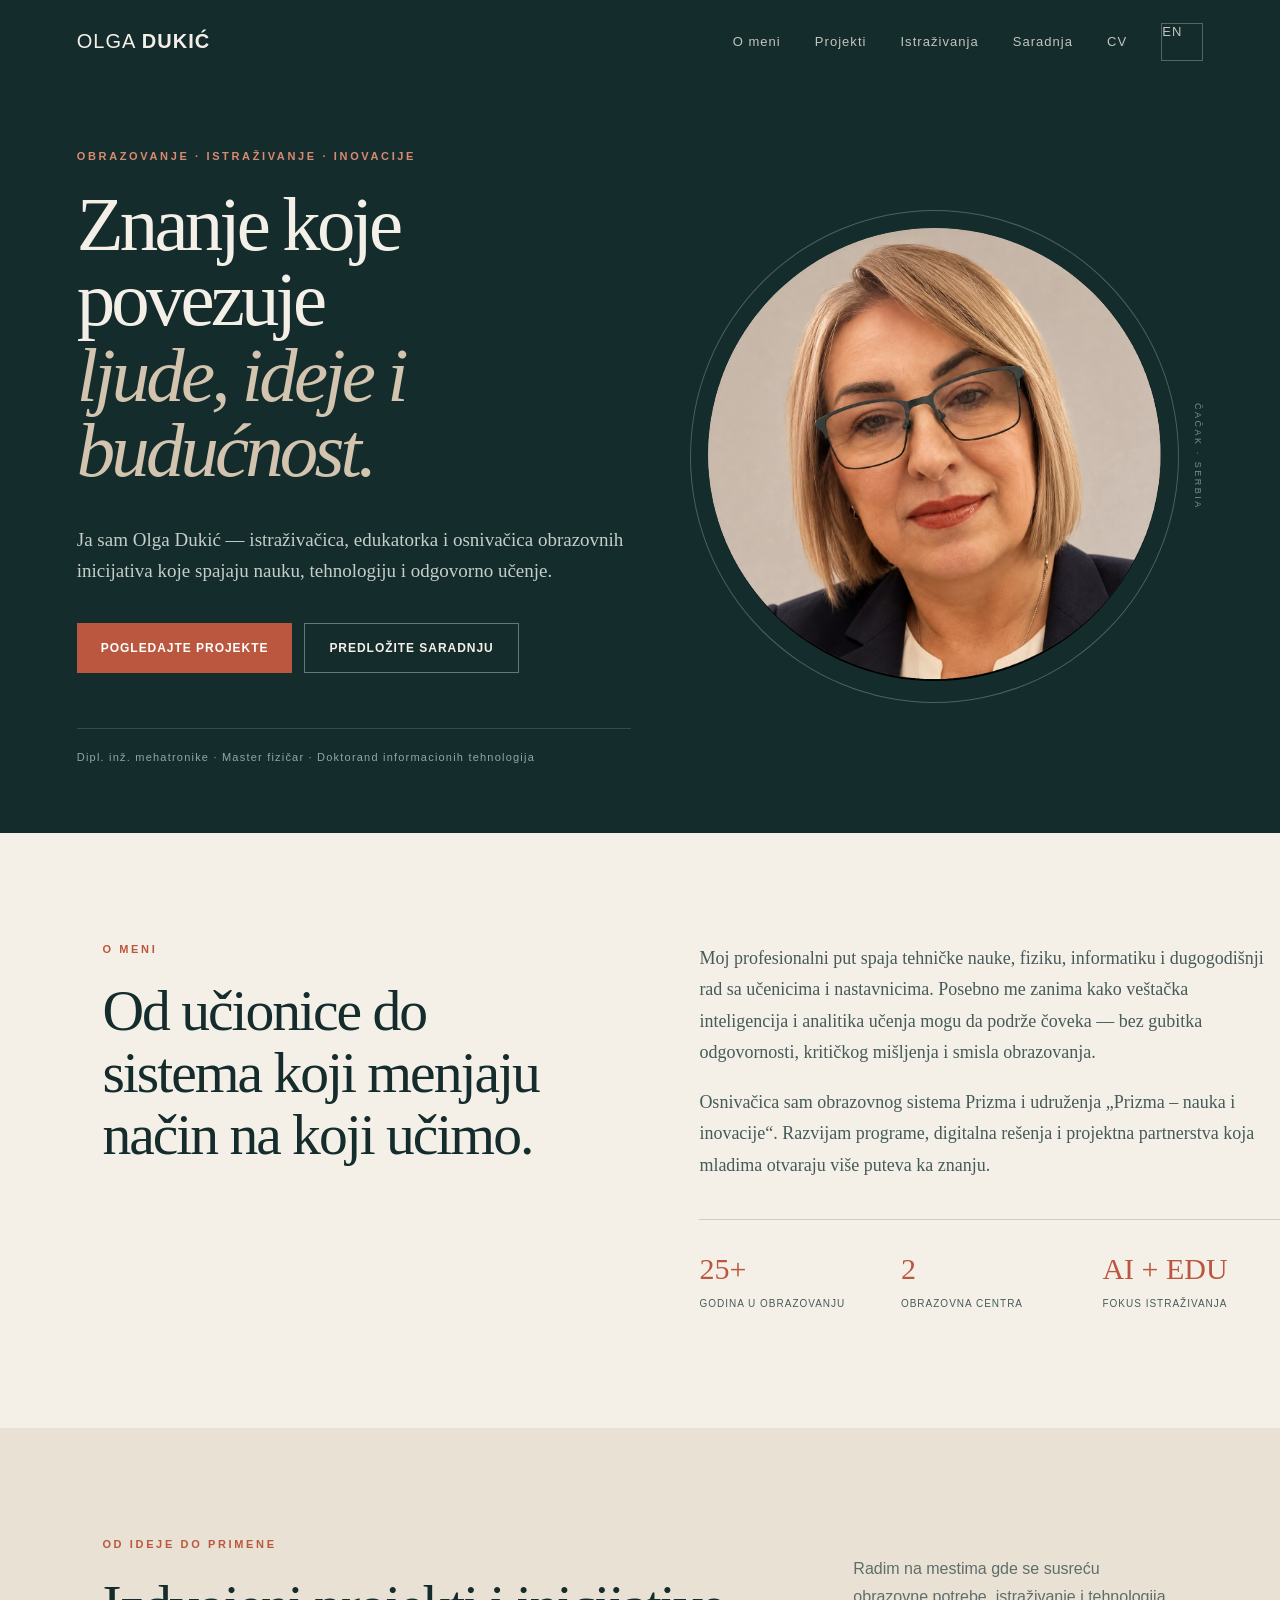
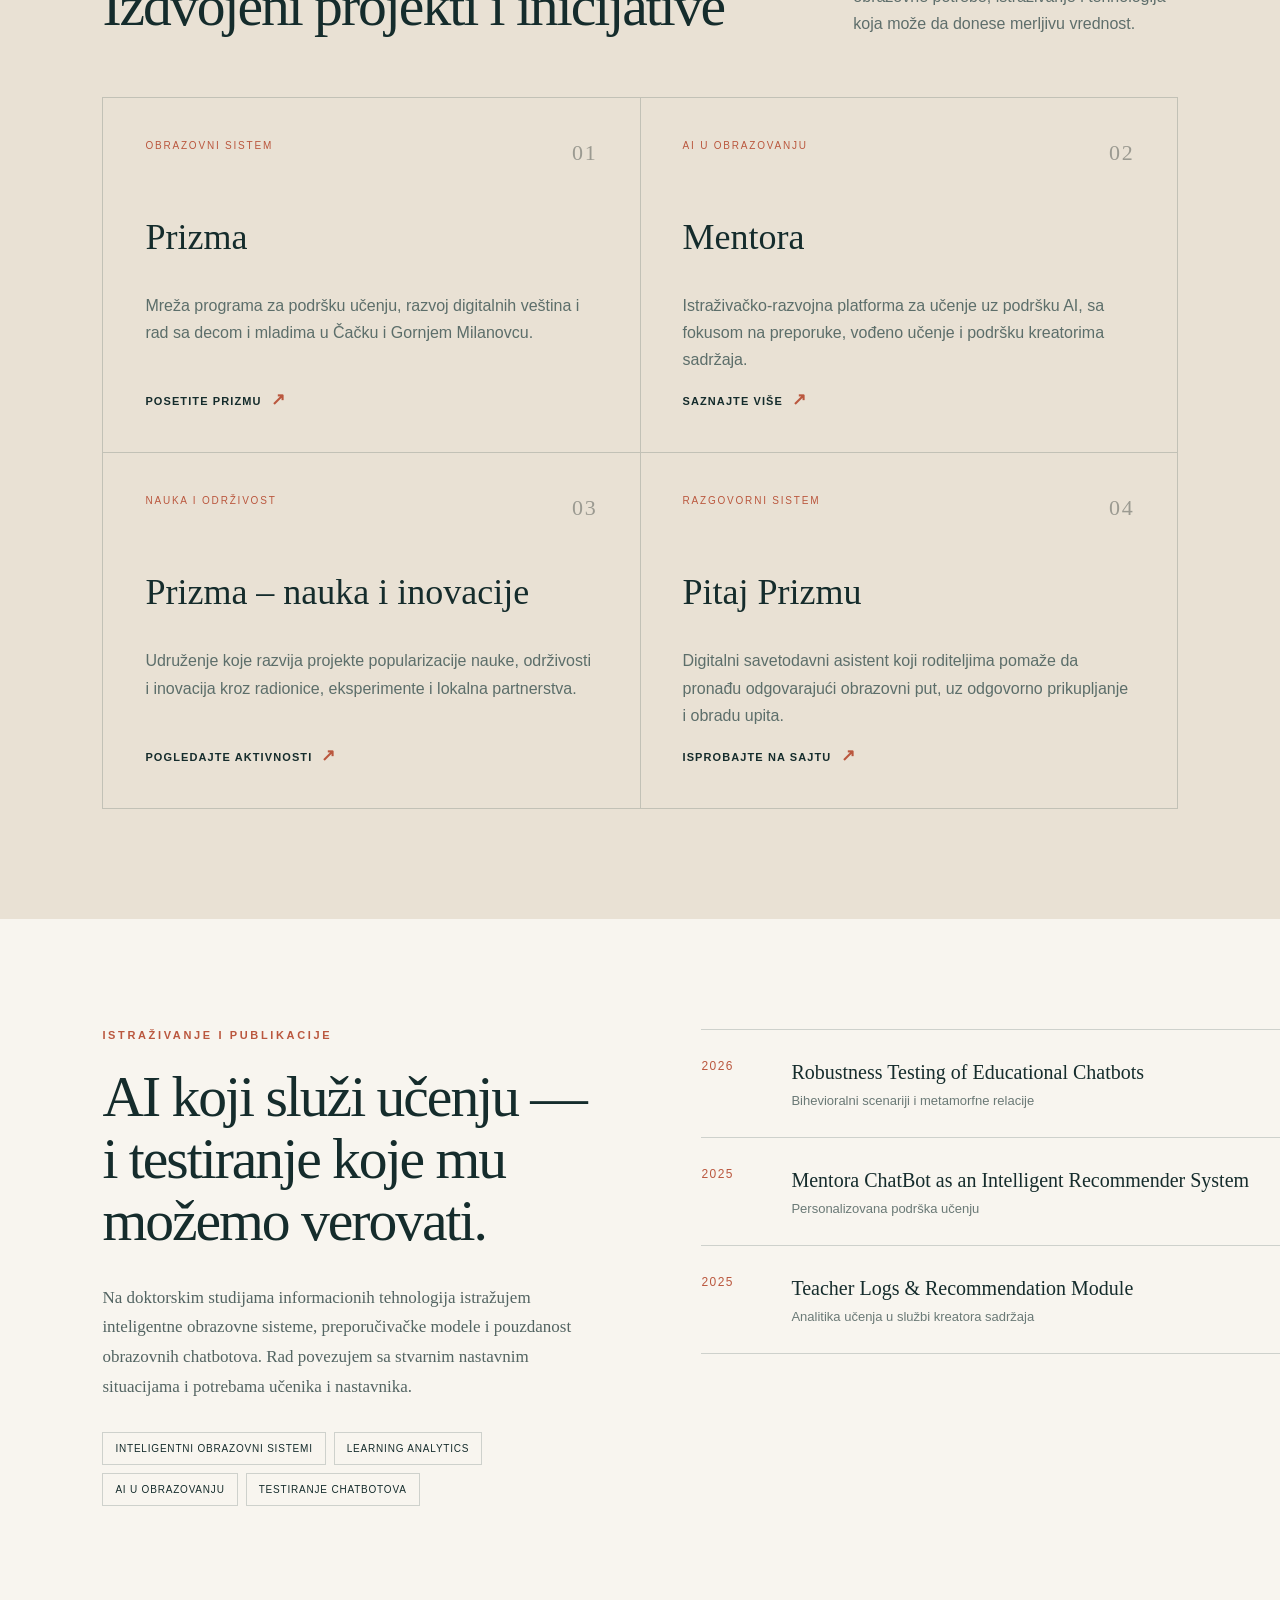
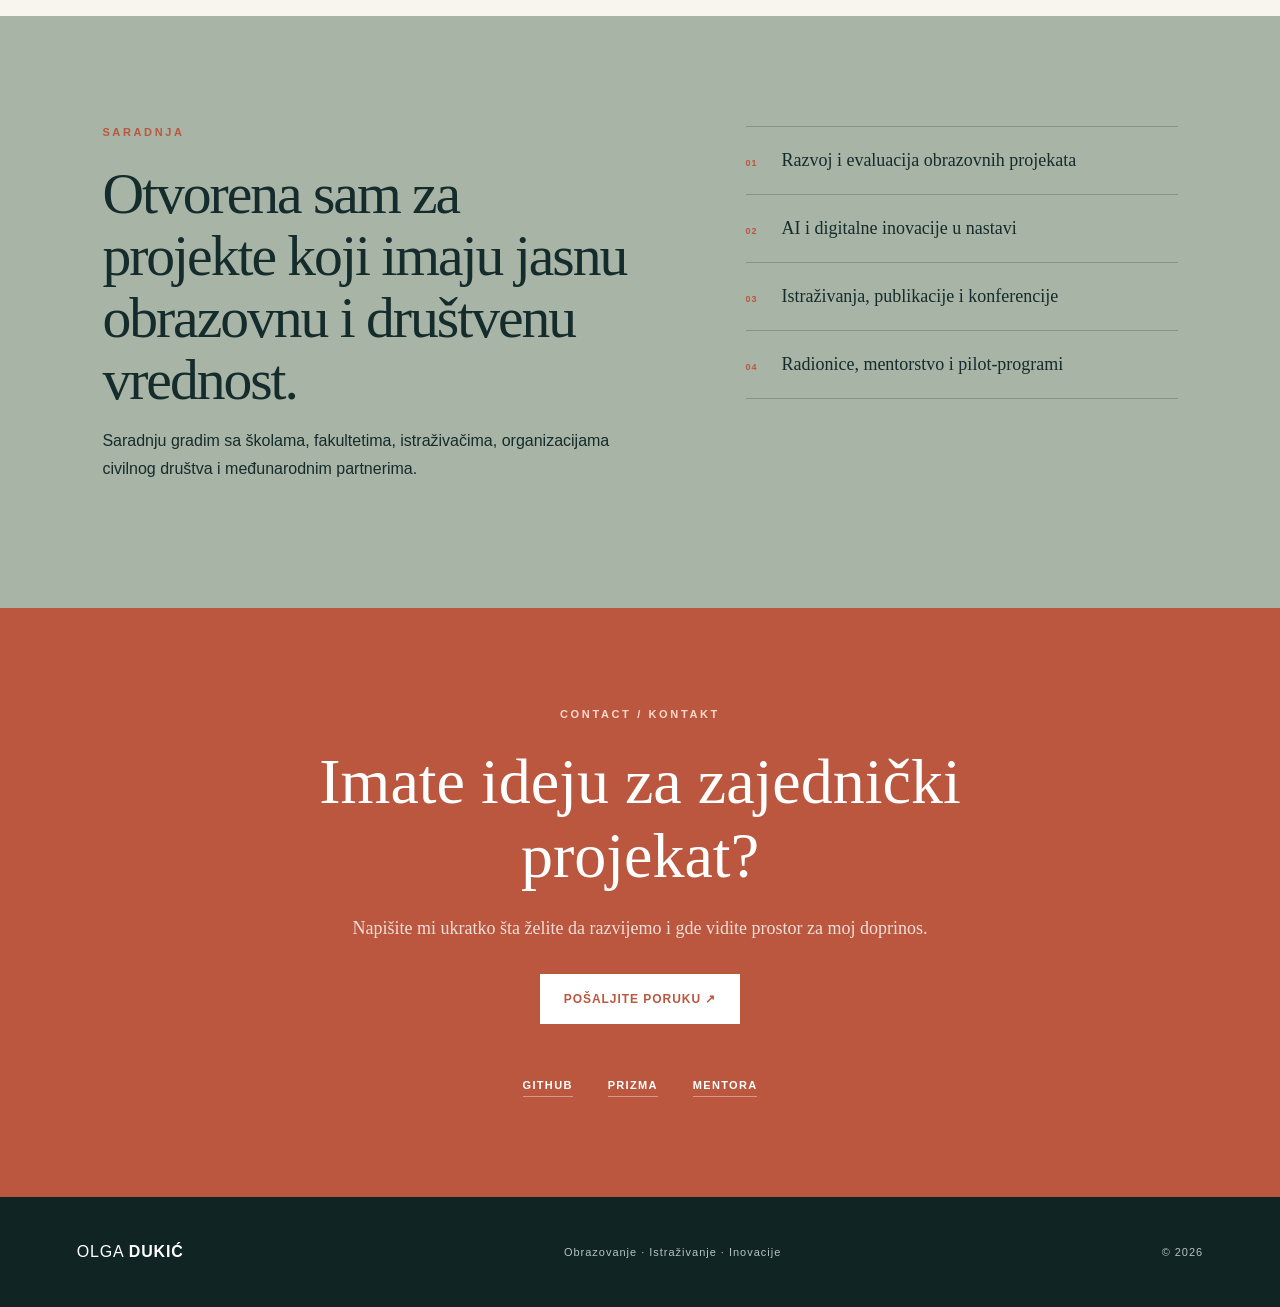
<file: index.html>
<!doctype html>
<html lang="sr">
<head>
  <meta charset="utf-8">
  <meta name="viewport" content="width=device-width,initial-scale=1">
  <title>Olga Dukić | Obrazovanje, istraživanje i inovacije</title>
  <meta name="description" content="Olga Dukić — istraživačica, edukatorka i osnivačica koja povezuje obrazovanje, veštačku inteligenciju i inovacije.">
  <meta name="robots" content="index,follow,max-image-preview:large">
  <link rel="canonical" href="https://olgadukic.github.io/">
  <link rel="alternate" hreflang="sr" href="https://olgadukic.github.io/">
  <link rel="alternate" hreflang="en" href="https://olgadukic.github.io/index-en.html">
  <link rel="alternate" hreflang="x-default" href="https://olgadukic.github.io/">
  <meta property="og:title" content="Olga Dukić | Obrazovanje, istraživanje i inovacije">
  <meta property="og:description" content="Istraživačica, edukatorka i osnivačica koja povezuje obrazovanje, veštačku inteligenciju i inovacije.">
  <meta property="og:type" content="profile">
  <meta property="og:url" content="https://olgadukic.github.io/">
  <meta property="og:image" content="https://olgadukic.github.io/olga-dukic.jpg">
  <meta property="og:image:alt" content="Portret Olge Dukić">
  <meta property="og:site_name" content="Olga Dukić">
  <meta property="og:locale" content="sr_RS">
  <meta property="og:locale:alternate" content="en_US">
  <meta name="twitter:card" content="summary_large_image">
  <meta name="twitter:title" content="Olga Dukić | Obrazovanje, istraživanje i inovacije">
  <meta name="twitter:description" content="Obrazovanje, istraživanje i inovacije sa fokusom na veštačku inteligenciju.">
  <meta name="twitter:image" content="https://olgadukic.github.io/olga-dukic.jpg">
  <script type="application/ld+json">
  {
    "@context": "https://schema.org",
    "@type": "ProfilePage",
    "@id": "https://olgadukic.github.io/#profile",
    "url": "https://olgadukic.github.io/",
    "name": "Olga Dukić | Obrazovanje, istraživanje i inovacije",
    "inLanguage": "sr",
    "mainEntity": {
      "@type": "Person",
      "@id": "https://olgadukic.github.io/#olga-dukic",
      "name": "Olga Dukić",
      "url": "https://olgadukic.github.io/",
      "image": "https://olgadukic.github.io/olga-dukic.jpg",
      "email": "mailto:dukicolga678@gmail.com",
      "jobTitle": [
        "Istraživačica",
        "Edukatorica",
        "Osnivačica obrazovnih inicijativa"
      ],
      "knowsAbout": [
        "Veštačka inteligencija u obrazovanju",
        "Inteligentni obrazovni sistemi",
        "Learning analytics",
        "Obrazovne tehnologije",
        "Testiranje obrazovnih chatbotova"
      ],
      "sameAs": [
        "https://github.com/OlgaDukic",
        "https://rs.linkedin.com/in/olga-dukic-ab0977118",
        "https://www.prizmaskola.rs",
        "https://mentora.rs"
      ]
    }
  }
  </script>
  <link rel="stylesheet" href="style.css">
</head>
<body>
  <nav class="nav-shell" aria-label="Glavna navigacija">
    <a class="wordmark" href="#top">OLGA <span>DUKIĆ</span></a>
    <button class="menu-button" type="button" aria-expanded="false" aria-label="Otvori meni">☰</button>
    <div class="nav-links">
      <a href="#o-meni">O meni</a><a href="#projekti">Projekti</a><a href="#istrazivanja">Istraživanja</a><a href="#saradnja">Saradnja</a>
      <a href="cv.html">CV</a><a class="language" href="index-en.html" aria-label="English version">EN</a>
    </div>
  </nav>

  <header id="top" class="hero">
    <div class="hero-copy">
      <p class="kicker">OBRAZOVANJE · ISTRAŽIVANJE · INOVACIJE</p>
      <h1>Znanje koje povezuje<br><em>ljude, ideje i budućnost.</em></h1>
      <p class="hero-intro">Ja sam Olga Dukić — istraživačica, edukatorka i osnivačica obrazovnih inicijativa koje spajaju nauku, tehnologiju i odgovorno učenje.</p>
      <div class="hero-actions"><a class="button primary" href="#projekti">Pogledajte projekte</a><a class="button ghost" href="#kontakt">Predložite saradnju</a></div>
      <p class="role">Dipl. inž. mehatronike · Master fizičar · Doktorand informacionih tehnologija</p>
    </div>
    <div class="portrait-wrap"><div class="portrait-frame"><img src="olga-dukic.jpg" alt="Olga Dukić"></div><span class="vertical-note">ČAČAK · SERBIA</span></div>
  </header>

  <section id="o-meni" class="section about">
    <div><p class="kicker">O MENI</p><h2>Od učionice do sistema koji menjaju način na koji učimo.</h2></div>
    <div class="about-copy">
      <p>Moj profesionalni put spaja tehničke nauke, fiziku, informatiku i dugogodišnji rad sa učenicima i nastavnicima. Posebno me zanima kako veštačka inteligencija i analitika učenja mogu da podrže čoveka — bez gubitka odgovornosti, kritičkog mišljenja i smisla obrazovanja.</p>
      <p>Osnivačica sam obrazovnog sistema Prizma i udruženja „Prizma – nauka i inovacije“. Razvijam programe, digitalna rešenja i projektna partnerstva koja mladima otvaraju više puteva ka znanju.</p>
      <div class="stats"><div><strong>25+</strong><span>godina u obrazovanju</span></div><div><strong>2</strong><span>obrazovna centra</span></div><div><strong>AI + EDU</strong><span>fokus istraživanja</span></div></div>
    </div>
  </section>

  <section id="projekti" class="section projects-section">
    <div class="section-heading"><div><p class="kicker">OD IDEJE DO PRIMENE</p><h2>Izdvojeni projekti i inicijative</h2></div><p>Radim na mestima gde se susreću obrazovne potrebe, istraživanje i tehnologija koja može da donese merljivu vrednost.</p></div>
    <div class="project-grid">
      <article class="project-card"><div class="card-top"><span>OBRAZOVNI SISTEM</span><b>01</b></div><h3>Prizma</h3><p>Mreža programa za podršku učenju, razvoj digitalnih veština i rad sa decom i mladima u Čačku i Gornjem Milanovcu.</p><a href="https://www.prizmaskola.rs" target="_blank" rel="noreferrer">Posetite Prizmu <span>↗</span></a></article>
      <article class="project-card"><div class="card-top"><span>AI U OBRAZOVANJU</span><b>02</b></div><h3>Mentora</h3><p>Istraživačko-razvojna platforma za učenje uz podršku AI, sa fokusom na preporuke, vođeno učenje i podršku kreatorima sadržaja.</p><a href="https://mentora.rs" target="_blank" rel="noreferrer">Saznajte više <span>↗</span></a></article>
      <article class="project-card"><div class="card-top"><span>NAUKA I ODRŽIVOST</span><b>03</b></div><h3>Prizma – nauka i inovacije</h3><p>Udruženje koje razvija projekte popularizacije nauke, održivosti i inovacija kroz radionice, eksperimente i lokalna partnerstva.</p><a href="https://www.prizmaskola.rs/prizma_nauka_i_inovacije/" target="_blank" rel="noreferrer">Pogledajte aktivnosti <span>↗</span></a></article>
      <article class="project-card"><div class="card-top"><span>RAZGOVORNI SISTEM</span><b>04</b></div><h3>Pitaj Prizmu</h3><p>Digitalni savetodavni asistent koji roditeljima pomaže da pronađu odgovarajući obrazovni put, uz odgovorno prikupljanje i obradu upita.</p><a href="https://www.prizmaskola.rs" target="_blank" rel="noreferrer">Isprobajte na sajtu <span>↗</span></a></article>
    </div>
  </section>

  <section id="istrazivanja" class="section research">
    <div class="research-intro"><p class="kicker">ISTRAŽIVANJE I PUBLIKACIJE</p><h2>AI koji služi učenju — i testiranje koje mu možemo verovati.</h2><p>Na doktorskim studijama informacionih tehnologija istražujem inteligentne obrazovne sisteme, preporučivačke modele i pouzdanost obrazovnih chatbotova. Rad povezujem sa stvarnim nastavnim situacijama i potrebama učenika i nastavnika.</p><div class="topics"><span>Inteligentni obrazovni sistemi</span><span>Learning analytics</span><span>AI u obrazovanju</span><span>Testiranje chatbotova</span></div></div>
    <div class="paper-list"><article><span>2026</span><div><h3>Robustness Testing of Educational Chatbots</h3><p>Bihevioralni scenariji i metamorfne relacije</p></div></article><article><span>2025</span><div><h3>Mentora ChatBot as an Intelligent Recommender System</h3><p>Personalizovana podrška učenju</p></div></article><article><span>2025</span><div><h3>Teacher Logs &amp; Recommendation Module</h3><p>Analitika učenja u službi kreatora sadržaja</p></div></article></div>
  </section>

  <section id="saradnja" class="section collaboration">
    <div><p class="kicker">SARADNJA</p><h2>Otvorena sam za projekte koji imaju jasnu obrazovnu i društvenu vrednost.</h2><p>Saradnju gradim sa školama, fakultetima, istraživačima, organizacijama civilnog društva i međunarodnim partnerima.</p></div>
    <ol><li><span>01</span>Razvoj i evaluacija obrazovnih projekata</li><li><span>02</span>AI i digitalne inovacije u nastavi</li><li><span>03</span>Istraživanja, publikacije i konferencije</li><li><span>04</span>Radionice, mentorstvo i pilot-programi</li></ol>
  </section>

  <section id="kontakt" class="contact"><p class="kicker">CONTACT / KONTAKT</p><h2>Imate ideju za zajednički projekat?</h2><p>Napišite mi ukratko šta želite da razvijemo i gde vidite prostor za moj doprinos.</p><a class="button light" href="mailto:dukicolga678@gmail.com">Pošaljite poruku ↗</a><div class="socials"><a href="https://github.com/OlgaDukic" target="_blank" rel="noreferrer">GitHub</a><a href="https://www.prizmaskola.rs" target="_blank" rel="noreferrer">Prizma</a><a href="https://mentora.rs" target="_blank" rel="noreferrer">Mentora</a></div></section>
  <footer><a class="wordmark" href="#top">OLGA <span>DUKIĆ</span></a><p>Obrazovanje · Istraživanje · Inovacije</p><span>© 2026</span></footer>
  <script src="site.js"></script>
</body>
</html>
</file>
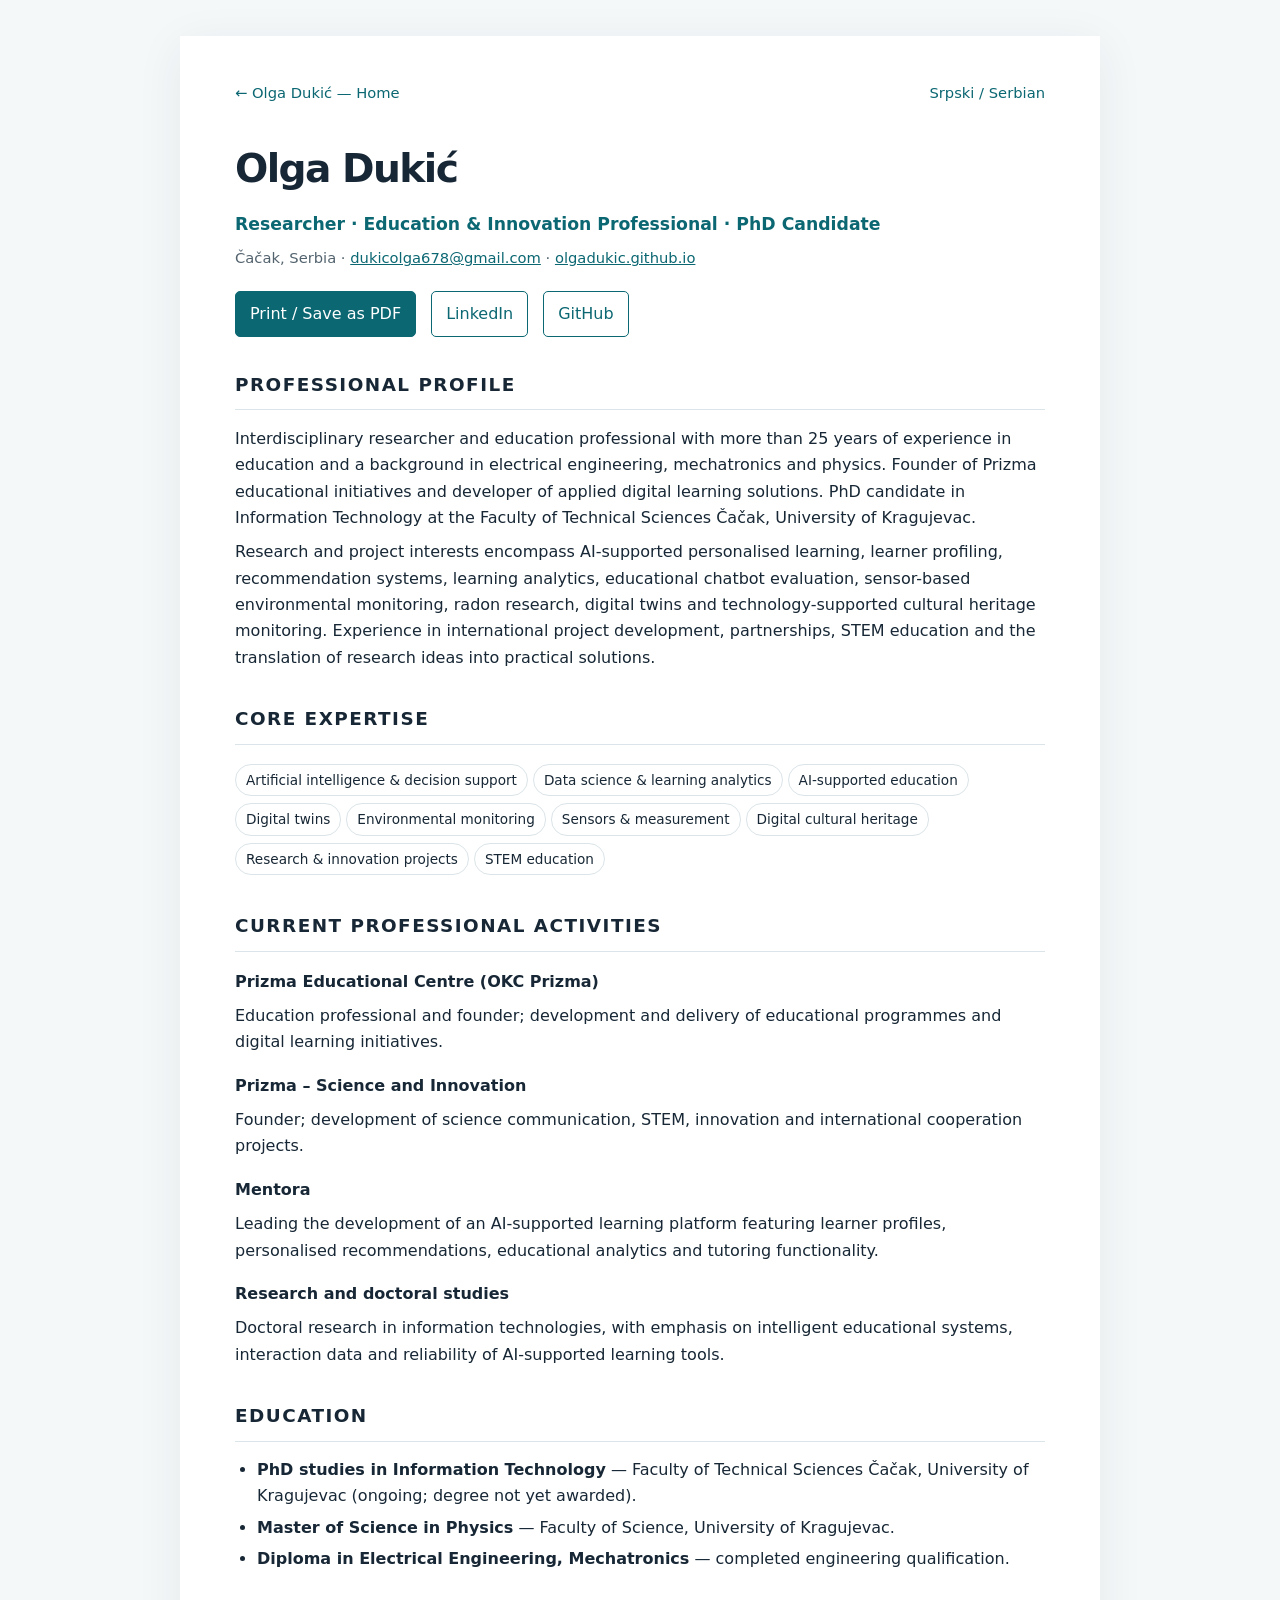
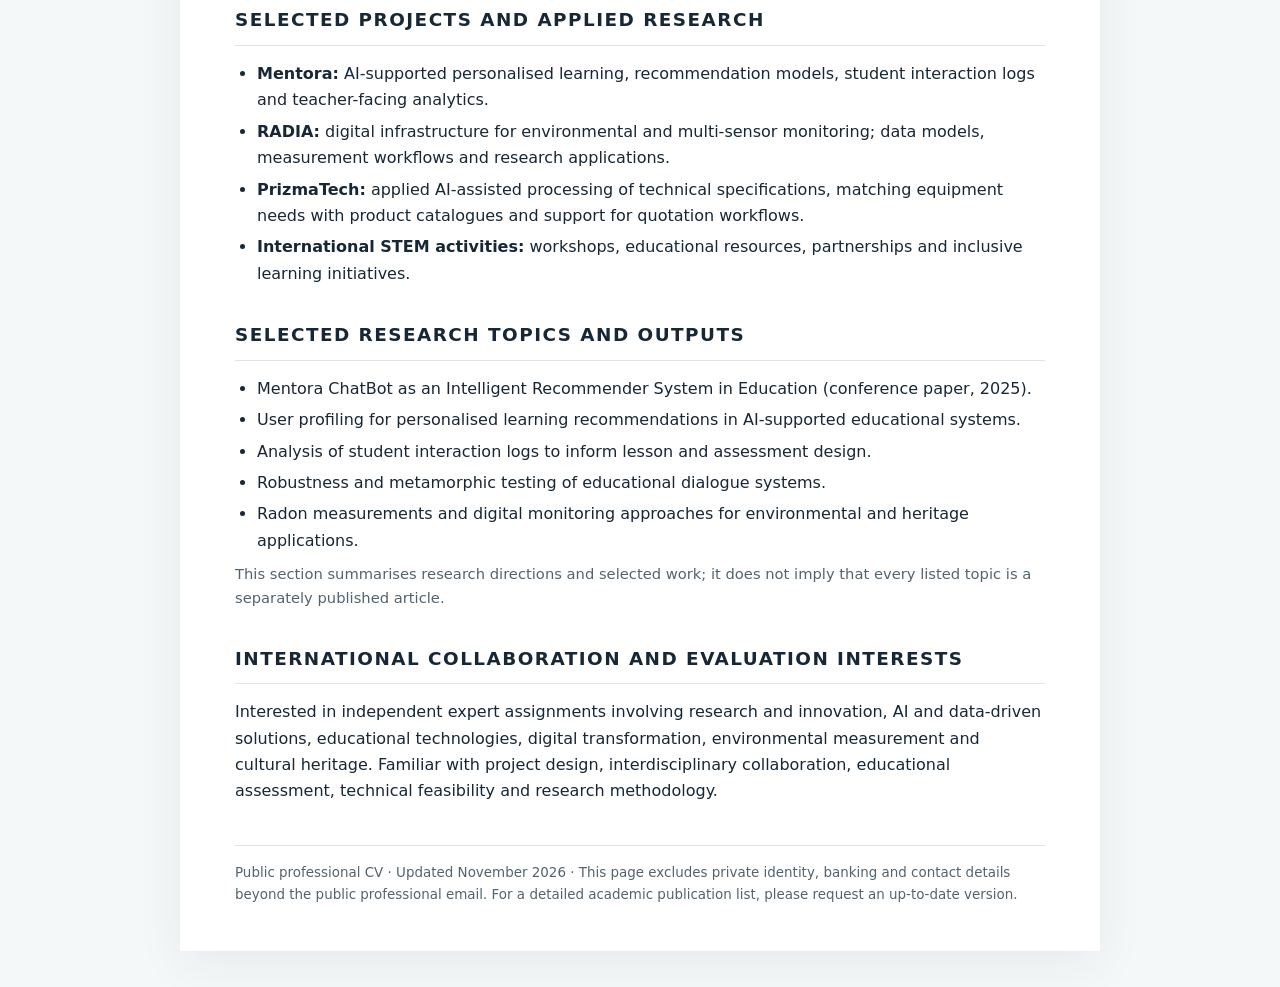
<file: cv.html>
<!doctype html>
<html lang="en">
<head>
<meta charset="utf-8"><meta name="viewport" content="width=device-width,initial-scale=1">
<title>Curriculum Vitae | Olga Dukić</title>
<meta name="description" content="Professional and research CV of Olga Dukić: AI in education, learning analytics, digital twins, environmental monitoring and innovation projects.">
<link rel="canonical" href="https://olgadukic.github.io/cv.html">
<style>
:root{color-scheme:light;--ink:#172735;--muted:#53636e;--line:#dbe4e8;--accent:#0b6772}
*{box-sizing:border-box}body{margin:0;background:#f5f8f9;color:var(--ink);font-family:system-ui,-apple-system,Segoe UI,Arial,sans-serif;line-height:1.65}
main{max-width:920px;margin:36px auto;padding:45px 55px;background:#fff;box-shadow:0 10px 45px #122a3612}
nav{display:flex;gap:20px;justify-content:space-between;align-items:center;font-size:.92rem;margin-bottom:32px}a{color:var(--accent)}nav a{text-decoration:none}h1{font-size:2.45rem;margin:0;letter-spacing:-.04em}h2{font-size:1.15rem;text-transform:uppercase;letter-spacing:.08em;border-bottom:1px solid var(--line);padding-bottom:9px;margin-top:33px}h3{font-size:1rem;margin:17px 0 3px}p{margin:8px 0}ul{padding-left:22px;margin:8px 0}li{margin:5px 0}.sub{font-size:1.08rem;color:var(--accent);font-weight:600}.small,.meta{color:var(--muted);font-size:.92rem}.pill{display:inline-block;border:1px solid var(--line);padding:4px 10px;margin:4px 5px 3px 0;border-radius:16px;font-size:.85rem}.actions{display:flex;gap:15px;flex-wrap:wrap;margin:20px 0}.actions a,.actions button{border:1px solid var(--accent);border-radius:5px;background:#fff;color:var(--accent);padding:9px 14px;text-decoration:none;font:inherit;cursor:pointer}.actions button{background:var(--accent);color:white}footer{margin-top:40px;border-top:1px solid var(--line);padding-top:16px;color:var(--muted);font-size:.84rem}
@media(max-width:650px){main{margin:0;padding:22px}h1{font-size:2rem}}@media print{body{background:#fff}main{margin:0;padding:0;box-shadow:none;max-width:none}nav,.actions{display:none}h2{break-after:avoid}li{break-inside:avoid}a{color:inherit;text-decoration:none}}
</style>
</head>
<body><main>
<nav><a href="index-en.html">← Olga Dukić — Home</a><a href="index.html">Srpski / Serbian</a></nav>
<header><h1>Olga Dukić</h1><p class="sub">Researcher · Education &amp; Innovation Professional · PhD Candidate</p><p class="meta">Čačak, Serbia · <a href="mailto:dukicolga678@gmail.com">dukicolga678@gmail.com</a> · <a href="https://olgadukic.github.io/">olgadukic.github.io</a></p></header>
<div class="actions"><button onclick="window.print()">Print / Save as PDF</button><a href="https://www.linkedin.com/in/olga-dukic-ab0977118/">LinkedIn</a><a href="https://github.com/OlgaDukic">GitHub</a></div>
<section><h2>Professional profile</h2>
<p>Interdisciplinary researcher and education professional with more than 25 years of experience in education and a background in electrical engineering, mechatronics and physics. Founder of Prizma educational initiatives and developer of applied digital learning solutions. PhD candidate in Information Technology at the Faculty of Technical Sciences Čačak, University of Kragujevac.</p>
<p>Research and project interests encompass AI-supported personalised learning, learner profiling, recommendation systems, learning analytics, educational chatbot evaluation, sensor-based environmental monitoring, radon research, digital twins and technology-supported cultural heritage monitoring. Experience in international project development, partnerships, STEM education and the translation of research ideas into practical solutions.</p></section>
<section><h2>Core expertise</h2>
<span class="pill">Artificial intelligence &amp; decision support</span><span class="pill">Data science &amp; learning analytics</span><span class="pill">AI-supported education</span><span class="pill">Digital twins</span><span class="pill">Environmental monitoring</span><span class="pill">Sensors &amp; measurement</span><span class="pill">Digital cultural heritage</span><span class="pill">Research &amp; innovation projects</span><span class="pill">STEM education</span></section>
<section><h2>Current professional activities</h2>
<h3>Prizma Educational Centre (OKC Prizma)</h3><p>Education professional and founder; development and delivery of educational programmes and digital learning initiatives.</p>
<h3>Prizma – Science and Innovation</h3><p>Founder; development of science communication, STEM, innovation and international cooperation projects.</p>
<h3>Mentora</h3><p>Leading the development of an AI-supported learning platform featuring learner profiles, personalised recommendations, educational analytics and tutoring functionality.</p>
<h3>Research and doctoral studies</h3><p>Doctoral research in information technologies, with emphasis on intelligent educational systems, interaction data and reliability of AI-supported learning tools.</p></section>
<section><h2>Education</h2>
<ul><li><strong>PhD studies in Information Technology</strong> — Faculty of Technical Sciences Čačak, University of Kragujevac (ongoing; degree not yet awarded).</li>
<li><strong>Master of Science in Physics</strong> — Faculty of Science, University of Kragujevac.</li>
<li><strong>Diploma in Electrical Engineering, Mechatronics</strong> — completed engineering qualification.</li></ul></section>
<section><h2>Selected projects and applied research</h2>
<ul>
<li><strong>Mentora:</strong> AI-supported personalised learning, recommendation models, student interaction logs and teacher-facing analytics.</li>
<li><strong>RADIA:</strong> digital infrastructure for environmental and multi-sensor monitoring; data models, measurement workflows and research applications.</li>
<li><strong>PrizmaTech:</strong> applied AI-assisted processing of technical specifications, matching equipment needs with product catalogues and support for quotation workflows.</li>
<li><strong>International STEM activities:</strong> workshops, educational resources, partnerships and inclusive learning initiatives.</li>
</ul></section>
<section><h2>Selected research topics and outputs</h2>
<ul>
<li>Mentora ChatBot as an Intelligent Recommender System in Education (conference paper, 2025).</li>
<li>User profiling for personalised learning recommendations in AI-supported educational systems.</li>
<li>Analysis of student interaction logs to inform lesson and assessment design.</li>
<li>Robustness and metamorphic testing of educational dialogue systems.</li>
<li>Radon measurements and digital monitoring approaches for environmental and heritage applications.</li>
</ul><p class="small">This section summarises research directions and selected work; it does not imply that every listed topic is a separately published article.</p></section>
<section><h2>International collaboration and evaluation interests</h2>
<p>Interested in independent expert assignments involving research and innovation, AI and data-driven solutions, educational technologies, digital transformation, environmental measurement and cultural heritage. Familiar with project design, interdisciplinary collaboration, educational assessment, technical feasibility and research methodology.</p></section>
<footer>Public professional CV · Updated November 2026 · This page excludes private identity, banking and contact details beyond the public professional email. For a detailed academic publication list, please request an up-to-date version.</footer>
</main></body></html>
</file>
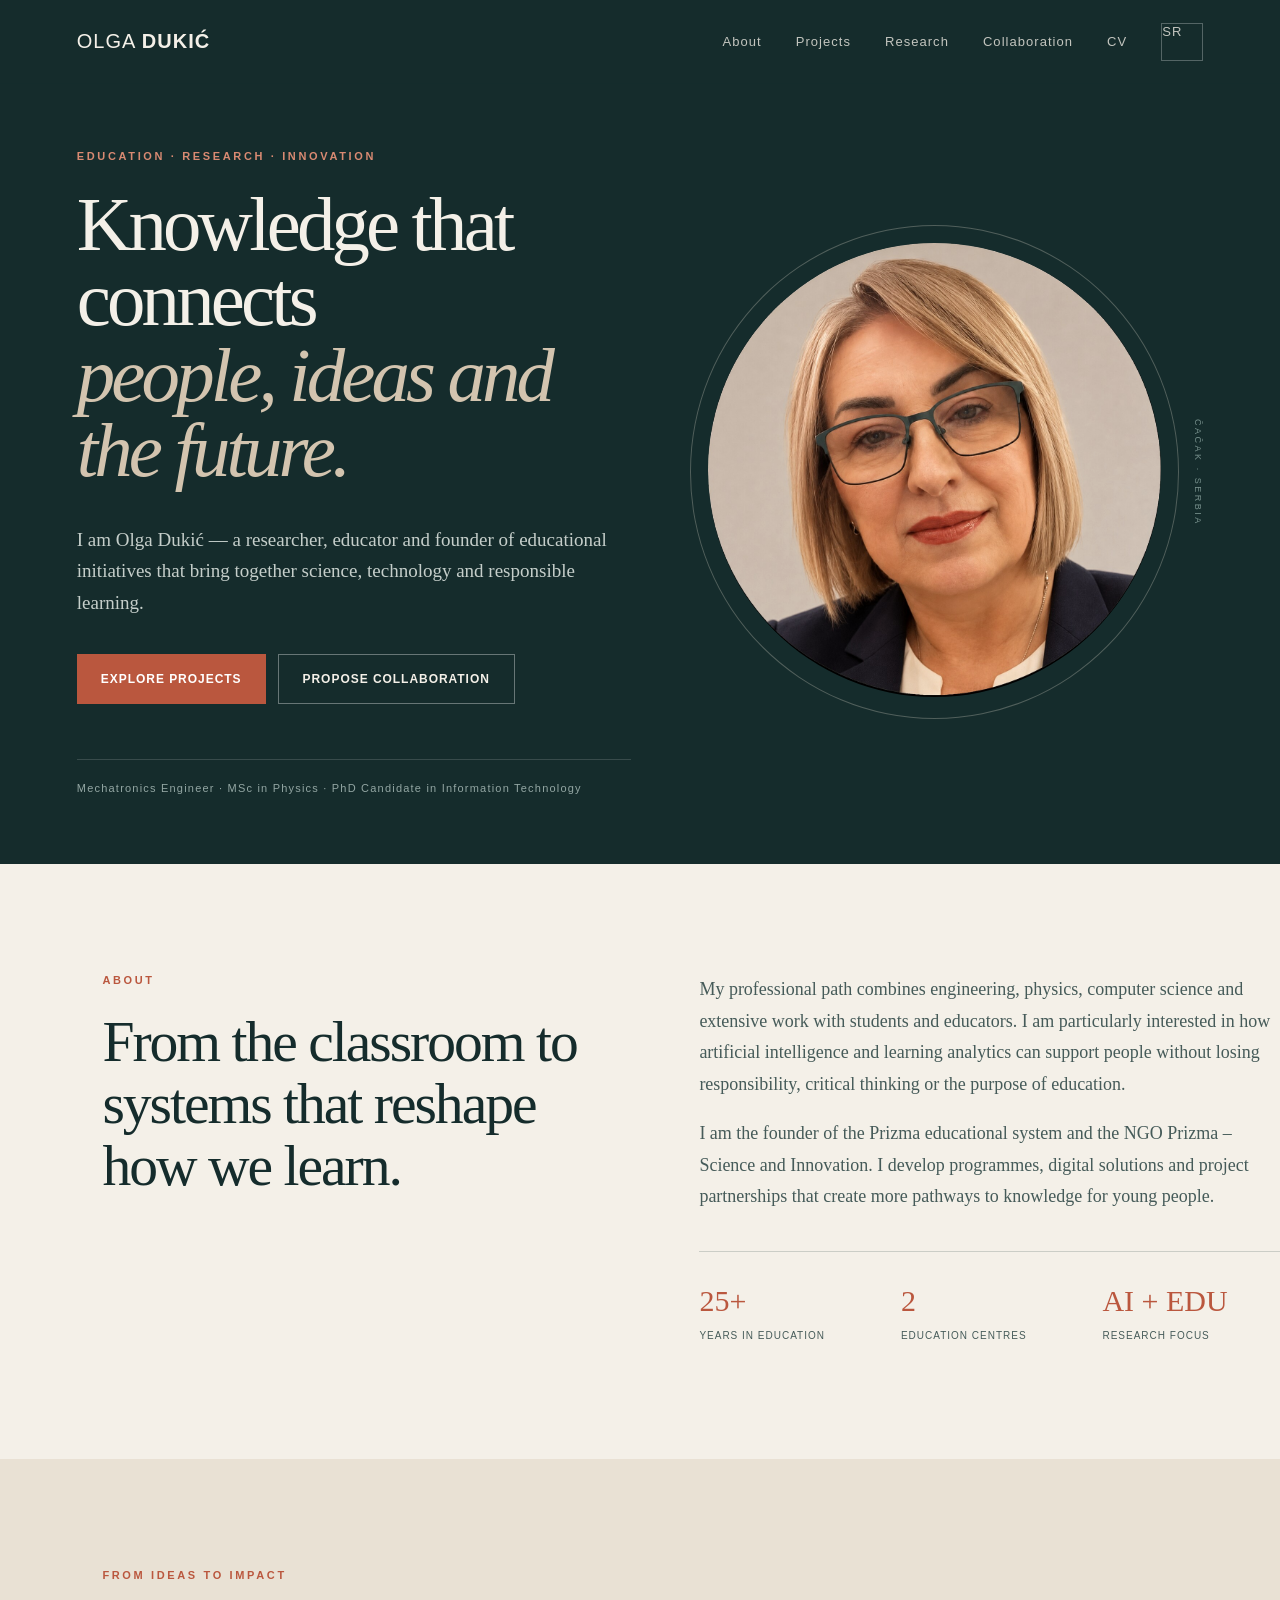
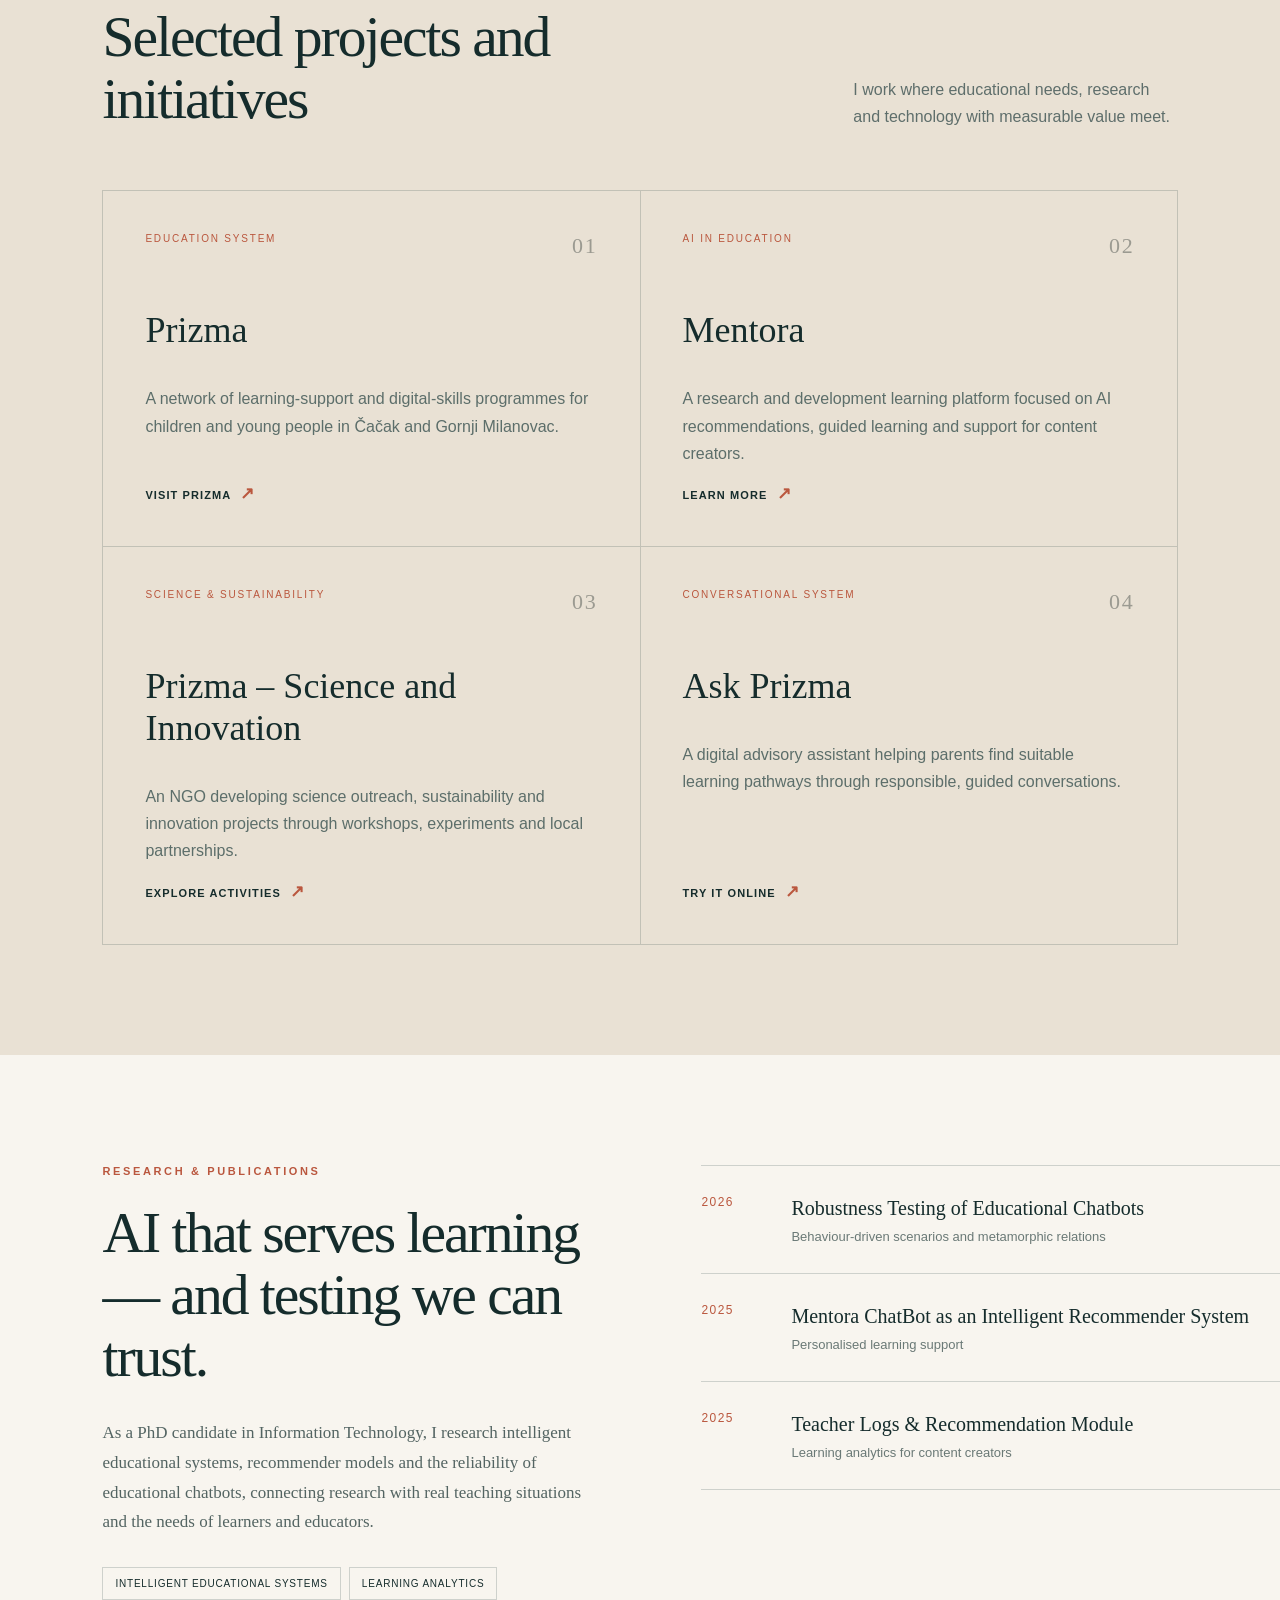
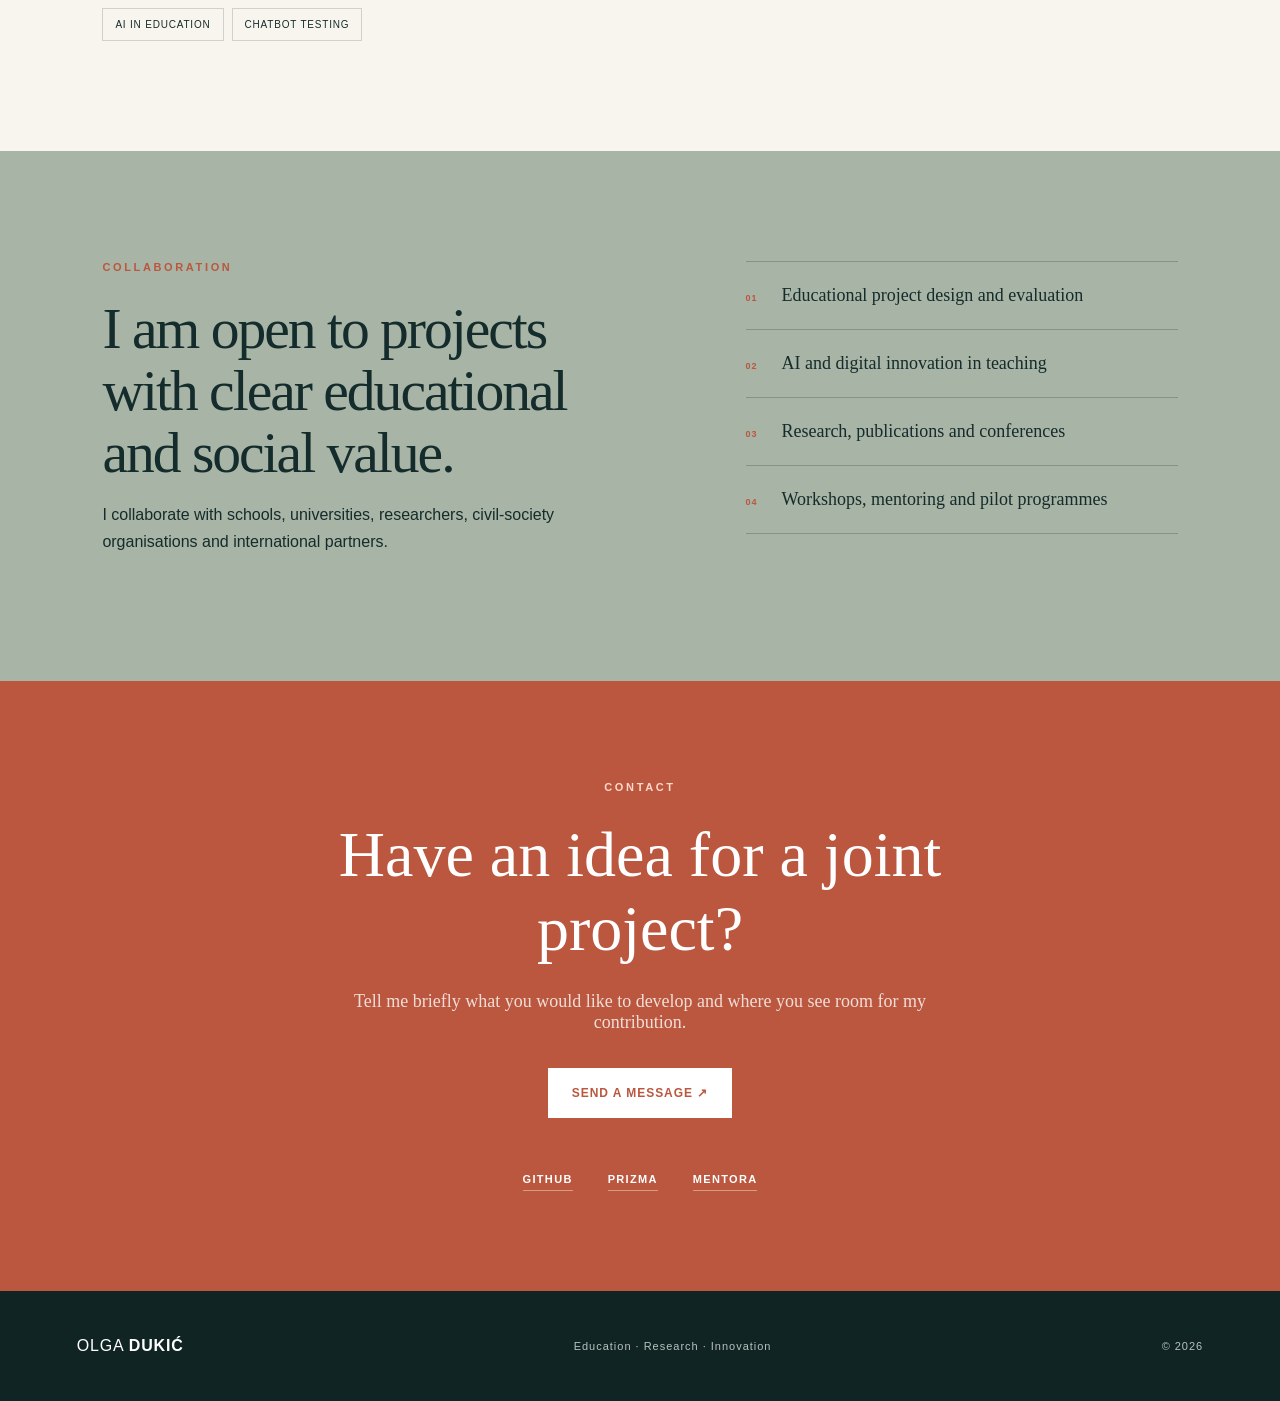
<file: index-en.html>
<!doctype html>
<html lang="en">
<head>
  <meta charset="utf-8"><meta name="viewport" content="width=device-width,initial-scale=1">
  <title>Olga Dukić | Education, Research & Innovation</title>
  <meta name="description" content="Olga Dukić — researcher, educator and founder working at the intersection of education, artificial intelligence and innovation.">
  <meta name="robots" content="index,follow,max-image-preview:large">
  <link rel="canonical" href="https://olgadukic.github.io/index-en.html">
  <link rel="alternate" hreflang="sr" href="https://olgadukic.github.io/">
  <link rel="alternate" hreflang="en" href="https://olgadukic.github.io/index-en.html">
  <link rel="alternate" hreflang="x-default" href="https://olgadukic.github.io/">
  <meta property="og:title" content="Olga Dukić | Education, Research and Innovation">
  <meta property="og:description" content="Researcher, educator and founder connecting education, artificial intelligence and innovation.">
  <meta property="og:type" content="profile">
  <meta property="og:url" content="https://olgadukic.github.io/index-en.html">
  <meta property="og:image" content="https://olgadukic.github.io/olga-dukic.jpg">
  <meta property="og:image:alt" content="Portrait of Olga Dukić">
  <meta property="og:site_name" content="Olga Dukić">
  <meta property="og:locale" content="en_US">
  <meta property="og:locale:alternate" content="sr_RS">
  <meta name="twitter:card" content="summary_large_image">
  <meta name="twitter:title" content="Olga Dukić | Education, Research and Innovation">
  <meta name="twitter:description" content="Education, research and innovation focused on artificial intelligence.">
  <meta name="twitter:image" content="https://olgadukic.github.io/olga-dukic.jpg">
  <script type="application/ld+json">
  {
    "@context": "https://schema.org",
    "@type": "ProfilePage",
    "@id": "https://olgadukic.github.io/index-en.html#profile",
    "url": "https://olgadukic.github.io/index-en.html",
    "name": "Olga Dukić | Education, Research and Innovation",
    "inLanguage": "en",
    "mainEntity": {
      "@type": "Person",
      "@id": "https://olgadukic.github.io/#olga-dukic",
      "name": "Olga Dukić",
      "url": "https://olgadukic.github.io/",
      "image": "https://olgadukic.github.io/olga-dukic.jpg",
      "email": "mailto:dukicolga678@gmail.com",
      "jobTitle": [
        "Researcher",
        "Educator",
        "Founder of educational initiatives"
      ],
      "knowsAbout": [
        "Artificial intelligence in education",
        "Intelligent educational systems",
        "Learning analytics",
        "Educational technology",
        "Educational chatbot testing"
      ],
      "sameAs": [
        "https://github.com/OlgaDukic",
        "https://rs.linkedin.com/in/olga-dukic-ab0977118",
        "https://www.prizmaskola.rs",
        "https://mentora.rs"
      ]
    }
  }
  </script>
  <link rel="stylesheet" href="style.css">
</head>
<body>
  <nav class="nav-shell" aria-label="Main navigation"><a class="wordmark" href="#top">OLGA <span>DUKIĆ</span></a><button class="menu-button" type="button" aria-expanded="false" aria-label="Open menu">☰</button><div class="nav-links"><a href="#o-meni">About</a><a href="#projekti">Projects</a><a href="#istrazivanja">Research</a><a href="#saradnja">Collaboration</a><a href="cv.html">CV</a><a class="language" href="index.html" aria-label="Srpska verzija">SR</a></div></nav>
  <header id="top" class="hero"><div class="hero-copy"><p class="kicker">EDUCATION · RESEARCH · INNOVATION</p><h1>Knowledge that connects<br><em>people, ideas and the future.</em></h1><p class="hero-intro">I am Olga Dukić — a researcher, educator and founder of educational initiatives that bring together science, technology and responsible learning.</p><div class="hero-actions"><a class="button primary" href="#projekti">Explore projects</a><a class="button ghost" href="#kontakt">Propose collaboration</a></div><p class="role">Mechatronics Engineer · MSc in Physics · PhD Candidate in Information Technology</p></div><div class="portrait-wrap"><div class="portrait-frame"><img src="olga-dukic.jpg" alt="Olga Dukić"></div><span class="vertical-note">ČAČAK · SERBIA</span></div></header>
  <section id="o-meni" class="section about"><div><p class="kicker">ABOUT</p><h2>From the classroom to systems that reshape how we learn.</h2></div><div class="about-copy"><p>My professional path combines engineering, physics, computer science and extensive work with students and educators. I am particularly interested in how artificial intelligence and learning analytics can support people without losing responsibility, critical thinking or the purpose of education.</p><p>I am the founder of the Prizma educational system and the NGO Prizma – Science and Innovation. I develop programmes, digital solutions and project partnerships that create more pathways to knowledge for young people.</p><div class="stats"><div><strong>25+</strong><span>years in education</span></div><div><strong>2</strong><span>education centres</span></div><div><strong>AI + EDU</strong><span>research focus</span></div></div></div></section>
  <section id="projekti" class="section projects-section"><div class="section-heading"><div><p class="kicker">FROM IDEAS TO IMPACT</p><h2>Selected projects and initiatives</h2></div><p>I work where educational needs, research and technology with measurable value meet.</p></div><div class="project-grid"><article class="project-card"><div class="card-top"><span>EDUCATION SYSTEM</span><b>01</b></div><h3>Prizma</h3><p>A network of learning-support and digital-skills programmes for children and young people in Čačak and Gornji Milanovac.</p><a href="https://www.prizmaskola.rs" target="_blank" rel="noreferrer">Visit Prizma <span>↗</span></a></article><article class="project-card"><div class="card-top"><span>AI IN EDUCATION</span><b>02</b></div><h3>Mentora</h3><p>A research and development learning platform focused on AI recommendations, guided learning and support for content creators.</p><a href="https://mentora.rs" target="_blank" rel="noreferrer">Learn more <span>↗</span></a></article><article class="project-card"><div class="card-top"><span>SCIENCE &amp; SUSTAINABILITY</span><b>03</b></div><h3>Prizma – Science and Innovation</h3><p>An NGO developing science outreach, sustainability and innovation projects through workshops, experiments and local partnerships.</p><a href="https://www.prizmaskola.rs/prizma_nauka_i_inovacije/" target="_blank" rel="noreferrer">Explore activities <span>↗</span></a></article><article class="project-card"><div class="card-top"><span>CONVERSATIONAL SYSTEM</span><b>04</b></div><h3>Ask Prizma</h3><p>A digital advisory assistant helping parents find suitable learning pathways through responsible, guided conversations.</p><a href="https://www.prizmaskola.rs" target="_blank" rel="noreferrer">Try it online <span>↗</span></a></article></div></section>
  <section id="istrazivanja" class="section research"><div class="research-intro"><p class="kicker">RESEARCH &amp; PUBLICATIONS</p><h2>AI that serves learning — and testing we can trust.</h2><p>As a PhD candidate in Information Technology, I research intelligent educational systems, recommender models and the reliability of educational chatbots, connecting research with real teaching situations and the needs of learners and educators.</p><div class="topics"><span>Intelligent educational systems</span><span>Learning analytics</span><span>AI in education</span><span>Chatbot testing</span></div></div><div class="paper-list"><article><span>2026</span><div><h3>Robustness Testing of Educational Chatbots</h3><p>Behaviour-driven scenarios and metamorphic relations</p></div></article><article><span>2025</span><div><h3>Mentora ChatBot as an Intelligent Recommender System</h3><p>Personalised learning support</p></div></article><article><span>2025</span><div><h3>Teacher Logs &amp; Recommendation Module</h3><p>Learning analytics for content creators</p></div></article></div></section>
  <section id="saradnja" class="section collaboration"><div><p class="kicker">COLLABORATION</p><h2>I am open to projects with clear educational and social value.</h2><p>I collaborate with schools, universities, researchers, civil-society organisations and international partners.</p></div><ol><li><span>01</span>Educational project design and evaluation</li><li><span>02</span>AI and digital innovation in teaching</li><li><span>03</span>Research, publications and conferences</li><li><span>04</span>Workshops, mentoring and pilot programmes</li></ol></section>
  <section id="kontakt" class="contact"><p class="kicker">CONTACT</p><h2>Have an idea for a joint project?</h2><p>Tell me briefly what you would like to develop and where you see room for my contribution.</p><a class="button light" href="mailto:dukicolga678@gmail.com">Send a message ↗</a><div class="socials"><a href="https://github.com/OlgaDukic" target="_blank" rel="noreferrer">GitHub</a><a href="https://www.prizmaskola.rs" target="_blank" rel="noreferrer">Prizma</a><a href="https://mentora.rs" target="_blank" rel="noreferrer">Mentora</a></div></section>
  <footer><a class="wordmark" href="#top">OLGA <span>DUKIĆ</span></a><p>Education · Research · Innovation</p><span>© 2026</span></footer><script src="site.js"></script>
</body></html>
</file>
<file: style.css>
:root { --ink:#152c2c; --paper:#f4f0e8; --cream:#e9e1d4; --rust:#ba573e; --sage:#a8b4a5; --line:rgba(21,44,44,.18); }
*{box-sizing:border-box} html{scroll-behavior:smooth;overflow-x:hidden} body{margin:0;background:var(--paper);color:var(--ink);font-family:Arial,Helvetica,sans-serif;overflow-x:hidden} a{color:inherit;text-decoration:none} button{font:inherit}
.nav-shell{height:84px;padding:0 6vw;display:flex;align-items:center;justify-content:space-between;border-bottom:1px solid var(--line);position:absolute;z-index:20;width:100%;color:var(--paper)}
.wordmark{font-size:20px;letter-spacing:.05em;font-weight:300}.wordmark span{font-weight:800}.nav-links{display:flex;align-items:center;gap:34px;font-size:13px;letter-spacing:.08em}.nav-links a{opacity:.78;transition:.2s}.nav-links a:hover{opacity:1}.language{height:38px;width:42px;border:1px solid rgba(255,255,255,.35);background:transparent;color:inherit;cursor:pointer}.menu-button{display:none;background:none;border:0;color:inherit;font-size:26px}
.hero{min-height:780px;background:var(--ink);color:var(--paper);display:grid;grid-template-columns:56% 44%;padding:150px 6vw 70px;overflow:hidden}.hero-copy{display:flex;flex-direction:column;justify-content:center;padding-right:6vw}.kicker{font-size:11px;font-weight:700;letter-spacing:.24em;margin:0 0 25px;color:var(--rust)}.hero .kicker{color:#d98a72}.hero h1{font-family:Georgia,'Times New Roman',serif;font-weight:400;font-size:clamp(52px,6vw,92px);line-height:.98;letter-spacing:-.05em;margin:0}.hero h1 em{font-weight:400;color:#d3c4af}.hero-intro{font-family:Georgia,serif;font-size:19px;line-height:1.65;max-width:640px;color:#c5ceca;margin:36px 0}.hero-actions{display:flex;gap:12px;flex-wrap:wrap}.button{display:inline-flex;align-items:center;justify-content:center;min-height:50px;padding:0 24px;font-size:12px;font-weight:700;letter-spacing:.08em;text-transform:uppercase}.primary{background:var(--rust);color:#fff}.ghost{border:1px solid rgba(255,255,255,.35)}.role{border-top:1px solid rgba(255,255,255,.15);margin:55px 0 0;padding-top:22px;font-size:11px;letter-spacing:.11em;color:#93a6a3;max-width:680px}.portrait-wrap{position:relative;display:flex;align-items:center}.portrait-frame{height:560px;width:100%;max-width:510px;position:relative}.portrait-frame:before{content:"";position:absolute;inset:-18px 18px 18px -18px;border:1px solid rgba(233,225,212,.28)}.portrait-frame img{height:100%;width:100%;object-fit:cover;object-position:center 20%;filter:saturate(.78) contrast(1.03)}.vertical-note{writing-mode:vertical-rl;font-size:9px;letter-spacing:.28em;margin-left:24px;color:#77908c}
.section{padding:110px 8vw}.section h2{font:400 clamp(38px,4.5vw,64px)/1.08 Georgia,serif;letter-spacing:-.035em;margin:0}.about{display:grid;grid-template-columns:46% 54%;gap:8vw}.about-copy{font-family:Georgia,serif;font-size:18px;line-height:1.75;color:#465b59}.about-copy>p:first-child{margin-top:0}.stats{display:grid;grid-template-columns:repeat(3,1fr);gap:24px;border-top:1px solid var(--line);padding-top:32px;margin-top:38px}.stats strong{font:400 30px Georgia,serif;color:var(--rust);display:block}.stats span{font-family:Arial,sans-serif;font-size:10px;letter-spacing:.1em;text-transform:uppercase}
.projects-section{background:var(--cream)}.section-heading{display:grid;grid-template-columns:2fr 1fr;align-items:end;gap:8vw;margin-bottom:60px}.section-heading>p{line-height:1.7;color:#5e6e6b;margin:0}.project-grid{display:grid;grid-template-columns:repeat(2,1fr);border-top:1px solid var(--line);border-left:1px solid var(--line)}.project-card{padding:42px;border-right:1px solid var(--line);border-bottom:1px solid var(--line);min-height:350px;display:flex;flex-direction:column;transition:.25s}.project-card:hover{background:rgba(255,255,255,.35);transform:translateY(-3px)}.card-top{display:flex;justify-content:space-between;font-size:10px;letter-spacing:.18em;color:var(--rust)}.card-top b{font:400 22px Georgia,serif;color:#9b9a91}.project-card h3{font:400 36px Georgia,serif;margin:50px 0 18px}.project-card p{line-height:1.7;color:#5c6e6a;max-width:520px}.project-card>a{margin-top:auto;font-size:11px;font-weight:700;letter-spacing:.1em;text-transform:uppercase}.project-card>a span{color:var(--rust);font-size:17px;margin-left:5px}
.research{background:#f8f5ef;display:grid;grid-template-columns:45% 55%;gap:9vw}.research-intro>p:not(.kicker){font-family:Georgia,serif;font-size:17px;line-height:1.75;color:#536462;margin:30px 0}.topics{display:flex;flex-wrap:wrap;gap:8px}.topics span{font-size:10px;letter-spacing:.08em;text-transform:uppercase;border:1px solid var(--line);padding:10px 12px}.paper-list{border-top:1px solid var(--line)}.paper-list article{display:grid;grid-template-columns:70px 1fr;gap:20px;padding:29px 0;border-bottom:1px solid var(--line)}.paper-list>article>span{color:var(--rust);font-size:12px;letter-spacing:.12em}.paper-list h3{font:400 20px/1.3 Georgia,serif;margin:0 0 8px}.paper-list p{margin:0;color:#6a7976;font-size:13px}
.collaboration{background:var(--sage);display:grid;grid-template-columns:1.1fr .9fr;gap:9vw}.collaboration>div>p:last-child{line-height:1.7;max-width:570px}.collaboration ol{list-style:none;margin:0;padding:0;border-top:1px solid rgba(21,44,44,.24)}.collaboration li{border-bottom:1px solid rgba(21,44,44,.24);padding:23px 0;font:400 18px Georgia,serif}.collaboration li span{font:700 9px Arial,sans-serif;letter-spacing:.1em;color:var(--rust);margin-right:24px}
.contact{background:var(--rust);color:#fff;padding:100px 8vw;text-align:center}.contact .kicker{color:#ffd9cd}.contact h2{font:400 clamp(42px,5vw,68px) Georgia,serif;margin:0 auto;max-width:800px}.contact>p:not(.kicker){font-family:Georgia,serif;font-size:18px;opacity:.8;margin:25px auto 35px;max-width:650px}.light{background:#fff;color:var(--rust)}.socials{display:flex;justify-content:center;gap:35px;margin-top:55px;font-size:11px;font-weight:700;letter-spacing:.12em;text-transform:uppercase}.socials a{border-bottom:1px solid rgba(255,255,255,.4);padding-bottom:5px}
footer{background:#102424;color:#b8c2bf;min-height:110px;padding:0 6vw;display:flex;align-items:center;justify-content:space-between;font-size:11px;letter-spacing:.09em}footer .wordmark{color:#fff;font-size:16px}
@media(max-width:900px){.nav-shell{position:absolute}.menu-button{display:block}.nav-links{display:none;position:absolute;left:0;right:0;top:84px;background:#102424;padding:25px 6vw;flex-direction:column;align-items:flex-start}.nav-links.open{display:flex}.hero{grid-template-columns:1fr;padding-top:135px}.hero-copy{padding:0}.portrait-wrap{margin-top:70px}.portrait-frame{height:480px;max-width:none}.vertical-note{display:none}.about,.research,.collaboration{grid-template-columns:1fr}.section-heading{grid-template-columns:1fr}.about{gap:50px}.research{gap:60px}}
@media(max-width:600px){.hero{padding-left:6vw;padding-right:6vw;min-height:auto}.hero h1{font-size:47px}.portrait-frame{height:390px}.section{padding:80px 6vw}.section h2{font-size:39px}.stats{grid-template-columns:1fr}.project-grid{grid-template-columns:1fr}.project-card{padding:30px;min-height:320px}.project-card h3{margin-top:38px}.research{gap:50px}.paper-list article{grid-template-columns:55px 1fr}.socials{gap:18px;flex-wrap:wrap}footer{padding:35px 6vw;gap:20px;flex-direction:column;align-items:flex-start}}

/* Circular professional portrait */
.portrait-frame{height:auto;aspect-ratio:1;max-width:520px}
.portrait-frame:before{inset:-18px;border-radius:50%}
.portrait-frame img{object-position:center;border-radius:50%;filter:saturate(.88) contrast(1.02)}
.vertical-note{margin-left:32px}
@media(max-width:900px){.portrait-frame{height:auto;max-width:520px}}
@media(max-width:600px){.portrait-frame{height:auto;max-width:390px}}
</file>
